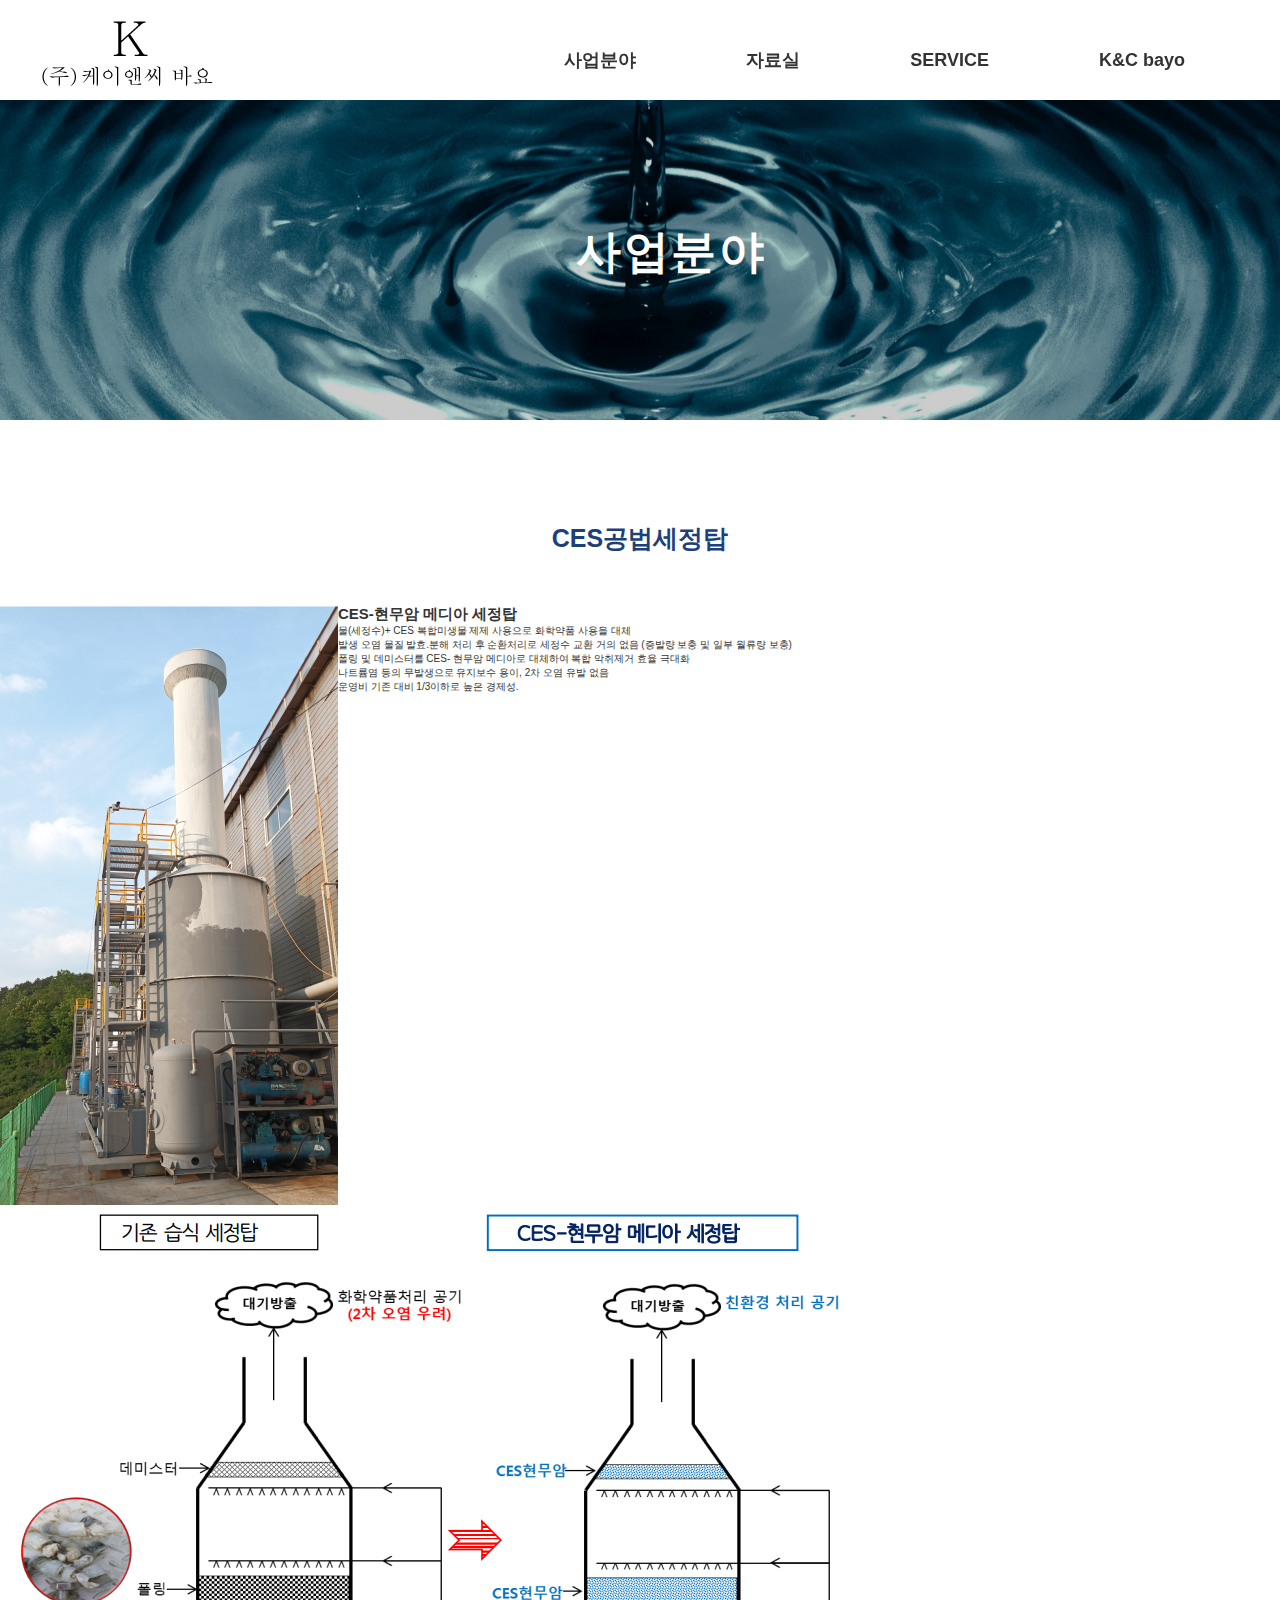
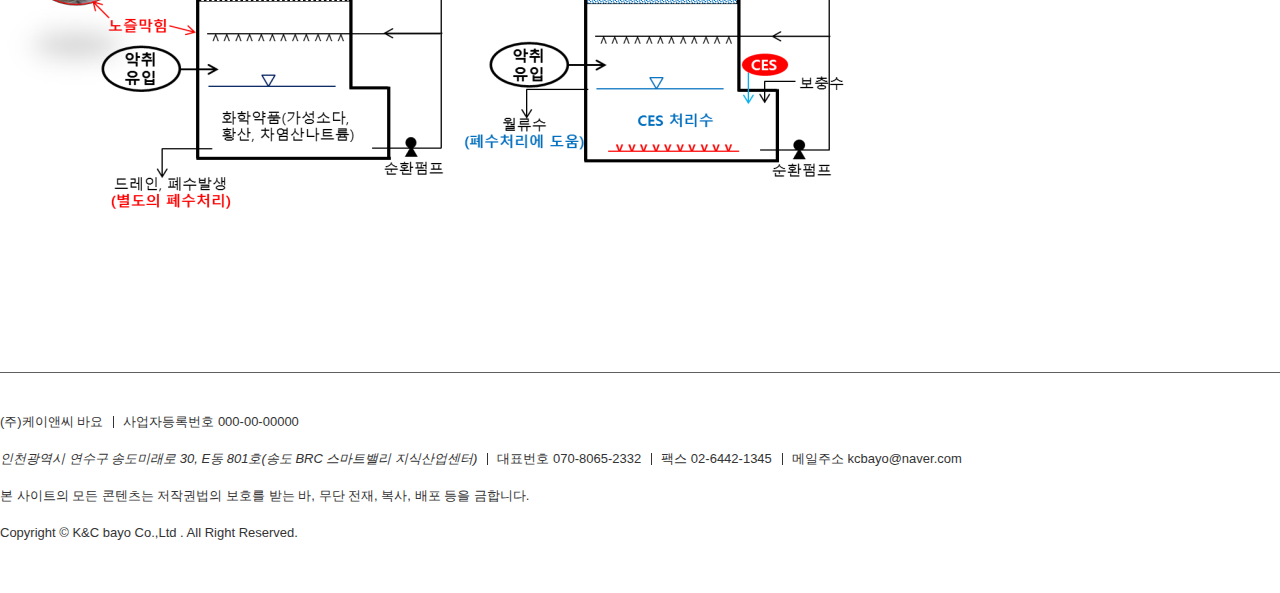
<file: pages/page2_1business.html>
<!DOCTYPE html>
<html lang="ko">
<head>
    <meta charset="UTF-8">
    <meta name="viewport" content="width=device-width, initial-scale=1.0">
    <title>(주)케이앤씨 바요</title>

    <link rel="stylesheet" href="../css/common.css">
    <link rel="stylesheet" href="../css/pages/page2_1.css">
</head>
<body>
    <!-- HEADER -->
    <header class="header_nav">
        <div class="container">
            <div class="logo">
            <a href="#" class="logo_brand">
                <img src="../images/logo_1.png" alt="(주)케이앤씨바요">
            </a>
            </div>
            <div class="nav_gnb">
            <ul class="nav">
                <!-- <li class="dropdown">
                <a href="#" class="dropdown_toggle">CES미생물</a>
                <ul class="dropdown_menu">
                    <li>
                    <a href="#">미정(자료)</a>
                    </li>
                </ul>
                </li> -->
                <li class="dropdown">
                <a href="#" class="dropdown_toggle">사업분야</a>
                <ul class="dropdown_menu">
                    <li>
                    <a href="#">폐수처리</a>
                    </li>
                    <li>
                    <a href="#">세정탑</a>
                    </li>
                </ul>
                </li>
                <li class="dropdown">
                <a href="#">자료실</a>
                </li>
                <li class="dropdown">
                <a href="#">SERVICE</a>
                </li>
                <li class="dropdown">
                <a href="#" class="dropdown_toggle">K&C bayo</a>
                <ul class="dropdown_menu">
                    <li>
                    <a href="#">회사소개</a>
                    </li>
                    <li>
                    <a href="#">시험성적서</a>
                    </li>
                </ul>
                </li>
            </ul>
            </div>
        </div>
    </header>

    <!-- Container -->
    <section class="tower_section">
        <div class="bg_wrap">
            <div class="bg">
                <img src="../images/bussiness/tower_banner.png" alt="banner">
            </div>
            <div class="banner_text">
                <p>사업분야</p>
            </div>    
        </div>
        <h1>CES공법세정탑</h1>

        <article class="tower_inner">
            <div class="inner_wrap">
                <div class="tower_img">
                    <img src="../images/bussiness/tower.png" alt="CES세정탑">
                </div>
                <div class="tower_info">
                    <h2>CES-현무암 메디아 세정탑</h2>
                    <ul class="tower_sub">
                        <li>물(세정수)+ CES 복합미생물 제제 사용으로 화학약품 사용을 대체</li>
                        <li>발생 오염 물질 발효.분해 처리 후 순환처리로 세정수 교환 거의 없음 (증발량 보충 및 일부 월류량 보충)</li>
                        <li>폴링 및 데미스터를 CES- 현무암 메디아로 대체하여 복합 악취제거 효율 극대화</li>
                        <li>나트륨염 등의 무발생으로 유지보수 용이, 2차 오염 유발 없음</li>
                        <li>운영비 기존 대비 1/3이하로 높은 경제성.</li>
                    </ul>
                </div>
            </div>
            
            <div class="tower_info2">
                <img src="../images/bussiness/tower_info.png" alt="CES공법세정탑">
            </div>
        </article>
    </section>


    <!-- FOOTER -->
    <footer id="main_footer">
        <div class="footer_line"></div>
    
        <div class="footer_lnb">
            <ul class="info">
                <li><span>(주)케이앤씨 바요</span></li>
                <li><span>사업자등록번호  000-00-00000</span></li>
            </ul>
            <ul class="adress">
                <li>
                    <address>인천광역시 연수구 송도미래로 30, E동 801호(송도 BRC 스마트밸리 지식산업센터)</address>
                </li>
                <li><span>대표번호  070-8065-2332</span></li>
                <li><span>팩스  02-6442-1345</span></li>
                <li><span>메일주소  kcbayo@naver.com</span></li>
            </ul>
            <ul class="info_alrt">
                <li><span>본 사이트의 모든 콘텐츠는 저작권법의 보호를 받는 바, 무단 전재, 복사, 배포 등을 금합니다.</span></li>
            </ul>
            <ul class="copyright">
                <li><span>Copyright © K&C bayo Co.,Ltd . All Right Reserved.</span></li>
            </ul>
        </div>
    </footer>


    <script src="../js/common.js"></script>
</body>
</html>
</file>
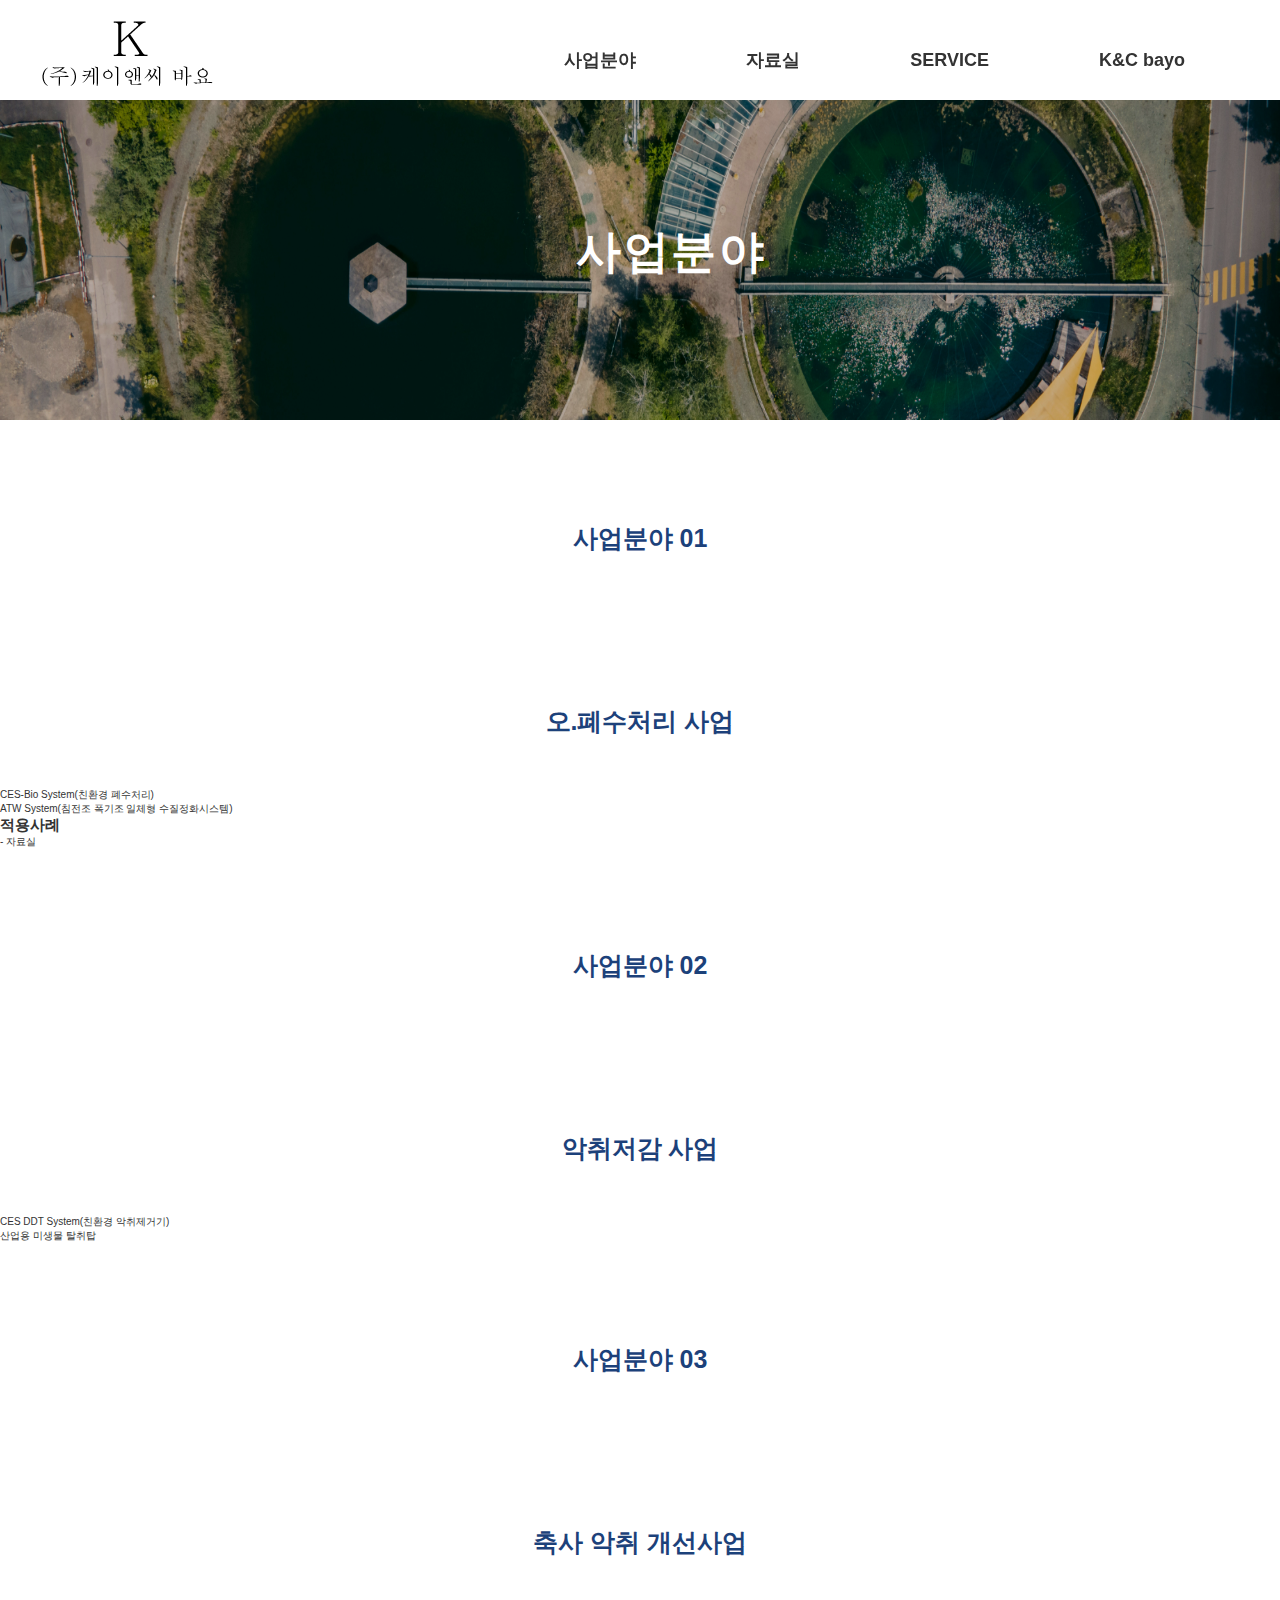
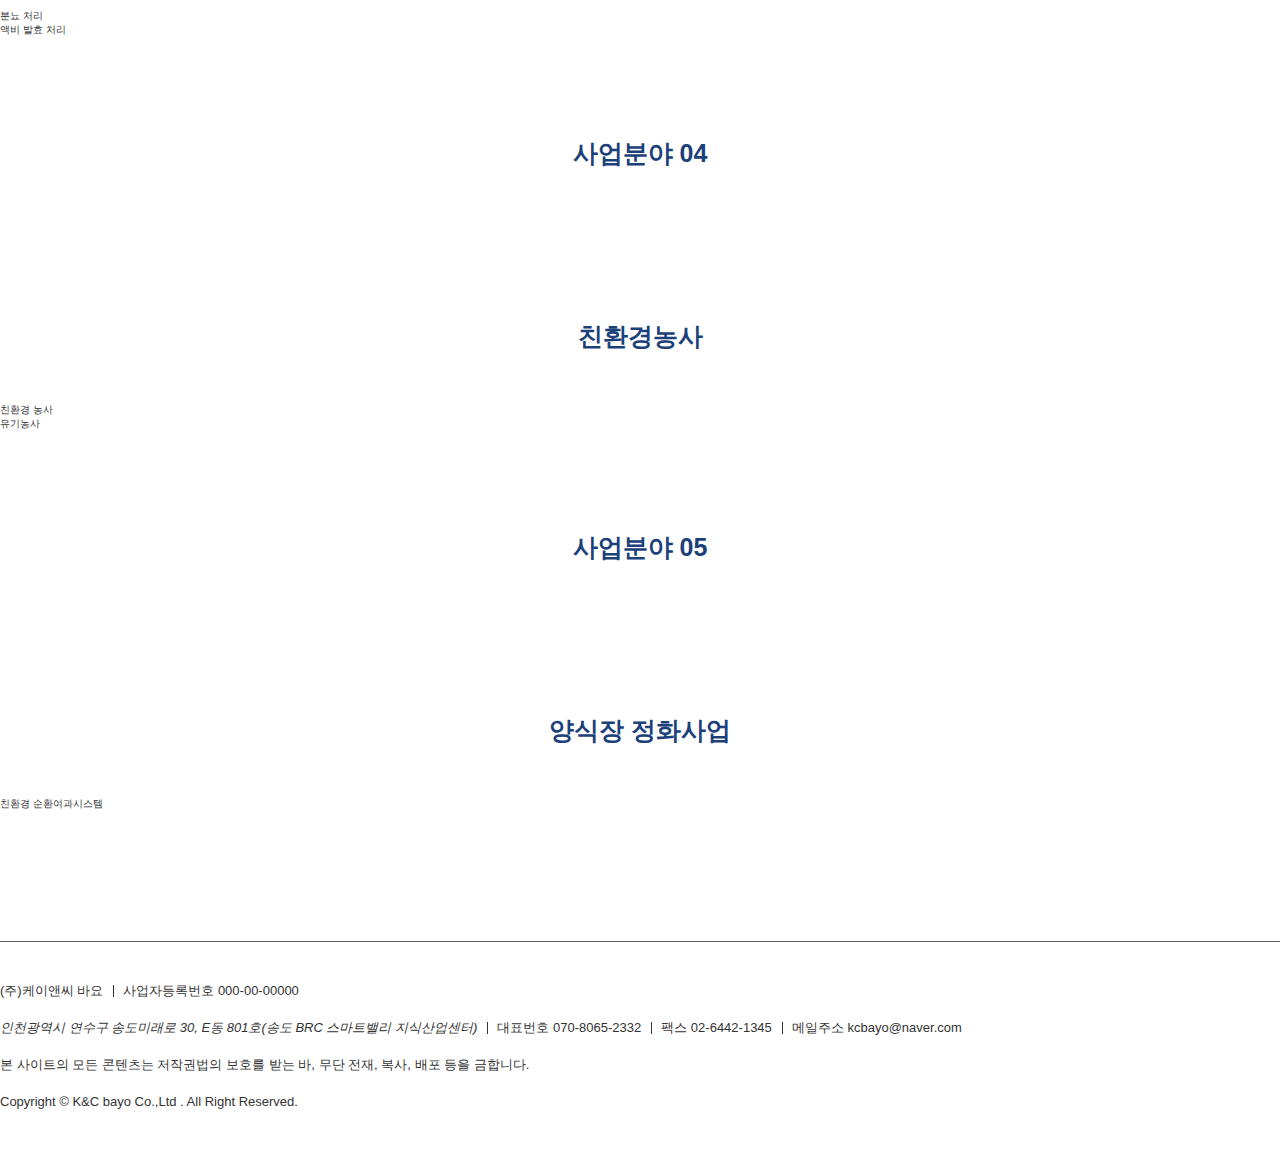
<file: pages/page2_business.html>
<!DOCTYPE html>
<html lang="ko">
<head>
    <meta charset="UTF-8">
    <meta name="viewport" content="width=device-width, initial-scale=1.0">
    <title>(주)케이앤씨 바요</title>

    <link rel="stylesheet" href="../css/common.css">
    <link rel="stylesheet" href="../css/pages/page2.css">
</head>
<body>
    <!-- HEADER -->
    <header class="header_nav">
        <div class="container">
            <div class="logo">
            <a href="#" class="logo_brand">
                <img src="../images/logo_1.png" alt="(주)케이앤씨바요">
            </a>
            </div>
            <div class="nav_gnb">
            <ul class="nav">
                <!-- <li class="dropdown">
                <a href="#" class="dropdown_toggle">CES미생물</a>
                <ul class="dropdown_menu">
                    <li>
                    <a href="#">미정(자료)</a>
                    </li>
                </ul>
                </li> -->
                <li class="dropdown">
                <a href="#" class="dropdown_toggle">사업분야</a>
                <ul class="dropdown_menu">
                    <li>
                    <a href="#">폐수처리</a>
                    </li>
                    <li>
                    <a href="#">세정탑</a>
                    </li>
                </ul>
                </li>
                <li class="dropdown">
                <a href="#">자료실</a>
                </li>
                <li class="dropdown">
                <a href="#">SERVICE</a>
                </li>
                <li class="dropdown">
                <a href="#" class="dropdown_toggle">K&C bayo</a>
                <ul class="dropdown_menu">
                    <li>
                    <a href="#">회사소개</a>
                    </li>
                    <li>
                    <a href="#">시험성적서</a>
                    </li>
                </ul>
                </li>
            </ul>
            </div>
        </div>
    </header>

    <!-- Container -->
    <section class="cleanse_section">
        <div class="bg_wrap">
            <div class="bg">
                <img src="../images/bussiness/cleanse_banner.png" alt="banner">
            </div>
            <div class="banner_text">
                <p>사업분야</p>
            </div>
        </div>

        <article class="cleanse_inner">
            <div class="inner_wrap">
                <div class="bussiness_01">
                    <h1>사업분야 01</h1>
                    <h1>오.폐수처리 사업</h1>
                    <p>CES-Bio System(친환경 폐수처리)</p>
                    <p>ATW System(침전조 폭기조 일체형 수질정화시스템)</p>
                    <div>
                        <h2>적용사례</h2>
                        <p>- 자료실</p>
                        <!-- 게시판 내용과 연결 할 것 -->
                    </div>
                </div>
                <div class="bussiness_02">
                    <h1>사업분야 02</h1>
                    <h1>악취저감 사업</h1>
                    <p>CES DDT System(친환경 악취제거기)</p>
                    <p>산업용 미생물 탈취탑</p>
                </div>
                <div class="bussiness_03">
                    <h1>사업분야 03</h1>
                    <h1>축사 악취 개선사업</h1>
                    <p>분뇨 처리</p>
                    <p>액비 발효 처리</p>
                </div>
                <div class="bussiness_04">
                    <h1>사업분야 04</h1>
                    <h1>친환경농사</h1>
                    <p>친환경 농사</p>
                    <p>유기농사</p>
                </div>
                <div class="bussiness_05">
                    <h1>사업분야 05</h1>
                    <h1>양식장 정화사업</h1>
                    <p>친환경 순환여과시스템</p>
                </div>
                

            </div>
        </article>
    </section>


    <!-- FOOTER -->
    <footer id="main_footer">
        <div class="footer_line"></div>
    
        <div class="footer_lnb">
            <ul class="info">
                <li><span>(주)케이앤씨 바요</span></li>
                <li><span>사업자등록번호  000-00-00000</span></li>
            </ul>
            <ul class="adress">
                <li>
                    <address>인천광역시 연수구 송도미래로 30, E동 801호(송도 BRC 스마트밸리 지식산업센터)</address>
                </li>
                <li><span>대표번호  070-8065-2332</span></li>
                <li><span>팩스  02-6442-1345</span></li>
                <li><span>메일주소  kcbayo@naver.com</span></li>
            </ul>
            <ul class="info_alrt">
                <li><span>본 사이트의 모든 콘텐츠는 저작권법의 보호를 받는 바, 무단 전재, 복사, 배포 등을 금합니다.</span></li>
            </ul>
            <ul class="copyright">
                <li><span>Copyright © K&C bayo Co.,Ltd . All Right Reserved.</span></li>
            </ul>
        </div>
    </footer>


    <script src="../js/common.js"></script>
</body>
</html>
</file>
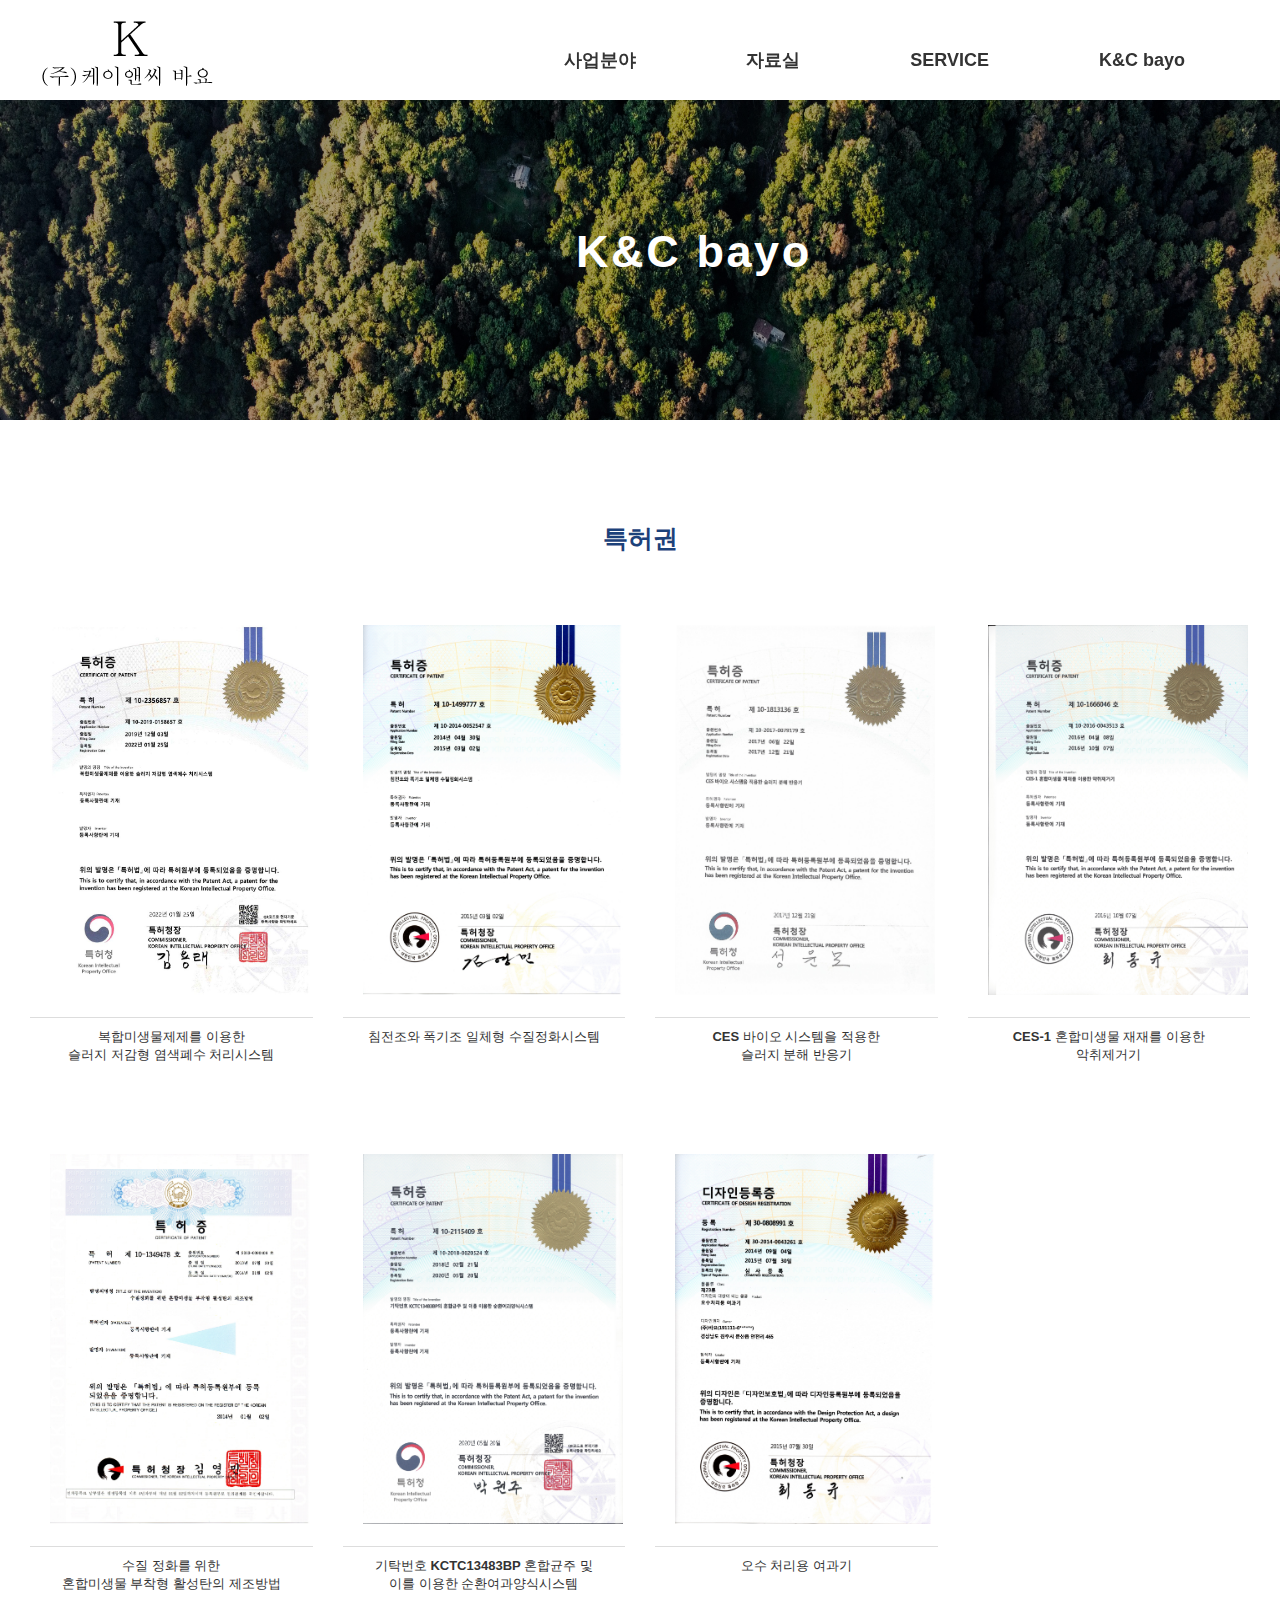
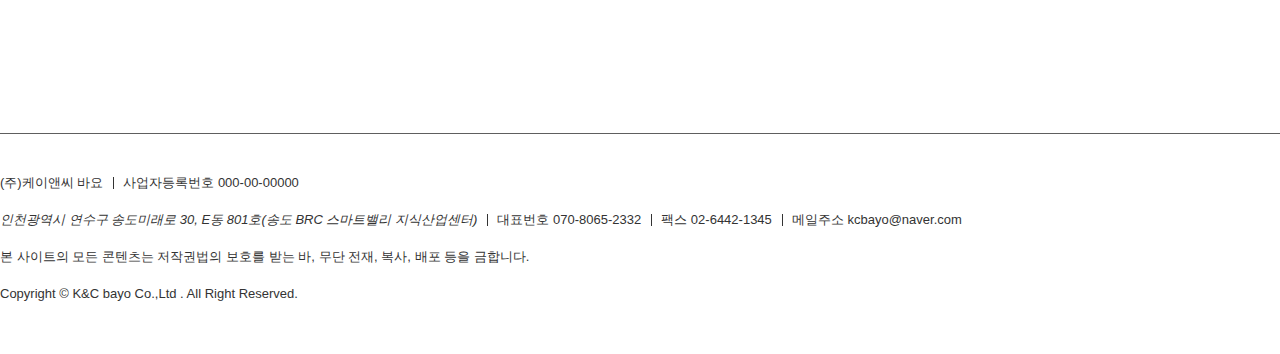
<file: pages/page4_1company.html>
<!DOCTYPE html>
<html lang="ko">
<head>
    <meta charset="UTF-8">
    <meta name="viewport" content="width=device-width, initial-scale=1.0">
    <title>(주)케이앤씨 바요</title>

    <link rel="stylesheet" href="../css/common.css">
    <link rel="stylesheet" href="../css/pages/company_1.css">
</head>
<body>
    <!-- HEADER -->
    <header class="header_nav">
        <div class="container">
            <div class="logo">
            <a href="#" class="logo_brand">
                <img src="../images/logo_1.png" alt="(주)케이앤씨바요">
            </a>
            </div>
            <div class="nav_gnb">
            <ul class="nav">
                <!-- <li class="dropdown">
                <a href="#" class="dropdown_toggle">CES미생물</a>
                <ul class="dropdown_menu">
                    <li>
                    <a href="#">미정(자료)</a>
                    </li>
                </ul>
                </li> -->
                <li class="dropdown">
                <a href="#" class="dropdown_toggle">사업분야</a>
                <ul class="dropdown_menu">
                    <li>
                    <a href="#">폐수처리</a>
                    </li>
                    <li>
                    <a href="#">세정탑</a>
                    </li>
                </ul>
                </li>
                <li class="dropdown">
                <a href="#">자료실</a>
                </li>
                <li class="dropdown">
                <a href="#">SERVICE</a>
                </li>
                <li class="dropdown">
                <a href="#" class="dropdown_toggle">K&C bayo</a>
                <ul class="dropdown_menu">
                    <li>
                    <a href="#">회사소개</a>
                    </li>
                    <li>
                    <a href="#">시험성적서</a>
                    </li>
                </ul>
                </li>
            </ul>
            </div>
        </div>
    </header>

    <!-- Container -->
    <section class="company_info_section">
        <div class="bg_wrap">
            <div class="bg">
                <img src="../images/company/company_banner.png" alt="banner">
            </div>
            <div class="banner_text">
                <p>K&C bayo</p>
            </div>
        </div>

        <article class="company_info_inner">
            <div class="inner_wrap">
                <h1>특허권</h1>

            </div>
            <div class="cop_wrap">
                <div class="col">
                    <div class="cop_box">
                        <!-- 260x370 -->
                        <div class="img">
                            <img src="../images/cop/cop01.jpg" alt="특허증01">
                        </div>
                    </div>
                    <p>복합미생물제제를 이용한</br>슬러지 저감형 염색폐수 처리시스템</p>
                </div>
                <div class="col">
                    <div class="cop_box">
                        <div class="img">
                            <img src="../images/cop/cop02.jpg" alt="특허증02">
                        </div>
                    </div>
                    <p>침전조와 폭기조 일체형 수질정화시스템</p>
                </div>
                <div class="col">
                    <div class="cop_box">
                        <div class="img">
                            <img src="../images/cop/cop03.jpg" alt="특허증03">
                        </div>
                    </div>
                    <p>CES 바이오 시스템을 적용한</br>슬러지 분해 반응기</p>
                </div>
                <div class="col">
                    <div class="cop_box">
                        <div class="img">
                            <img src="../images/cop/cop04.jpg" alt="특허증04">
                        </div>
                    </div>
                    <p>CES-1 혼합미생물 재재를 이용한</br> 악취제거기</p>
                </div>
                <div class="col">
                    <div class="cop_box">
                        <div class="img">
                            <img src="../images/cop/cop05.jpg" alt="특허증05">
                        </div>
                    </div>
                    <p>수질 정화를 위한 </br>혼합미생물 부착형 활성탄의 제조방법</p>
                </div>
                <div class="col">
                    <div class="cop_box">
                        <div class="img">
                            <img src="../images/cop/cop06.jpg" alt="특허증06">
                        </div>
                    </div>
                    <p>기탁번호 KCTC13483BP 혼합균주 및 </br>이를 이용한 순환여과양식시스템</p>
                </div>
                <div class="col">
                    <div class="cop_box">
                        <div class="img">
                            <img src="../images/cop/cop07.jpg" alt="특허증07">
                        </div>
                    </div>
                    <p>오수 처리용 여과기</p>
                </div>
            </div>
        </article>
    </section>


    <!-- FOOTER -->
    <footer id="main_footer">
        <div class="footer_line"></div>
    
        <div class="footer_lnb">
            <ul class="info">
                <li><span>(주)케이앤씨 바요</span></li>
                <li><span>사업자등록번호  000-00-00000</span></li>
            </ul>
            <ul class="adress">
                <li>
                    <address>인천광역시 연수구 송도미래로 30, E동 801호(송도 BRC 스마트밸리 지식산업센터)</address>
                </li>
                <li><span>대표번호  070-8065-2332</span></li>
                <li><span>팩스  02-6442-1345</span></li>
                <li><span>메일주소  kcbayo@naver.com</span></li>
            </ul>
            <ul class="info_alrt">
                <li><span>본 사이트의 모든 콘텐츠는 저작권법의 보호를 받는 바, 무단 전재, 복사, 배포 등을 금합니다.</span></li>
            </ul>
            <ul class="copyright">
                <li><span>Copyright © K&C bayo Co.,Ltd . All Right Reserved.</span></li>
            </ul>
        </div>
    </footer>


    <script src="../js/common.js"></script>
</body>
</html>
</file>
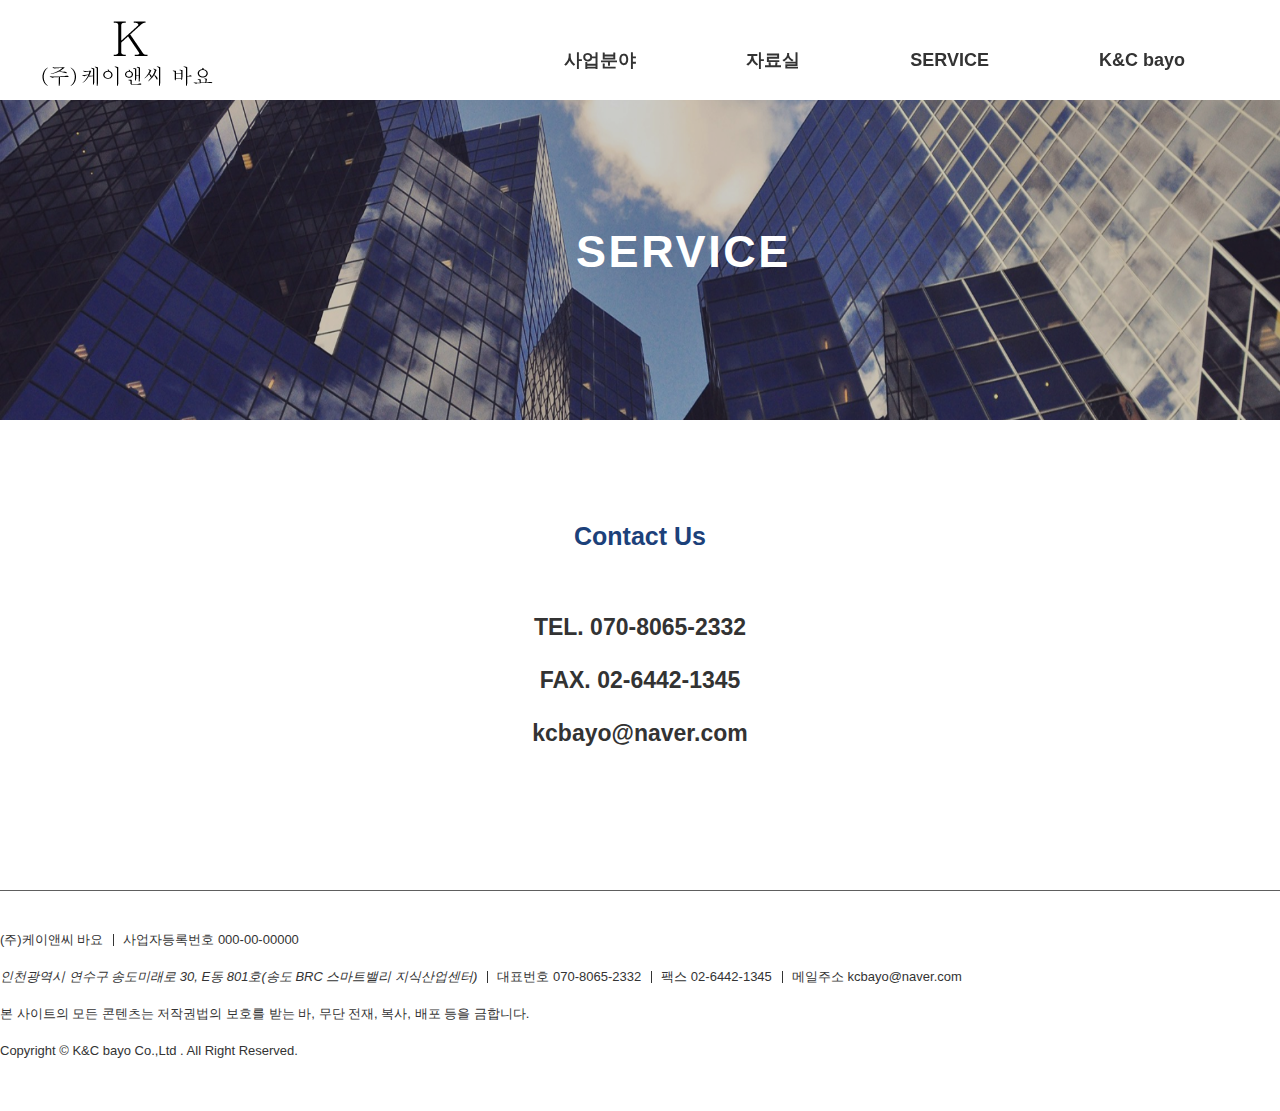
<file: pages/service.html>
<!DOCTYPE html>
<html lang="ko">
<head>
    <meta charset="UTF-8">
    <meta name="viewport" content="width=device-width, initial-scale=1.0">
    <title>(주)케이앤씨 바요</title>

    <link rel="stylesheet" href="../css/common.css">
    <link rel="stylesheet" href="../css/pages/service.css">
</head>
<body>
    <!-- HEADER -->
    <header class="header_nav">
        <div class="container">
            <div class="logo">
            <a href="#" class="logo_brand">
                <img src="../images/logo_1.png" alt="(주)케이앤씨바요">
            </a>
            </div>
            <div class="nav_gnb">
            <ul class="nav">
                <!-- <li class="dropdown">
                <a href="#" class="dropdown_toggle">CES미생물</a>
                <ul class="dropdown_menu">
                    <li>
                    <a href="#">미정(자료)</a>
                    </li>
                </ul>
                </li> -->
                <li class="dropdown">
                <a href="#" class="dropdown_toggle">사업분야</a>
                <ul class="dropdown_menu">
                    <li>
                    <a href="#">폐수처리</a>
                    </li>
                    <li>
                    <a href="#">세정탑</a>
                    </li>
                </ul>
                </li>
                <li class="dropdown">
                <a href="#">자료실</a>
                </li>
                <li class="dropdown">
                <a href="#">SERVICE</a>
                </li>
                <li class="dropdown">
                <a href="#" class="dropdown_toggle">K&C bayo</a>
                <ul class="dropdown_menu">
                    <li>
                    <a href="#">회사소개</a>
                    </li>
                    <li>
                    <a href="#">시험성적서</a>
                    </li>
                </ul>
                </li>
            </ul>
            </div>
        </div>
    </header>

    <!-- Container -->
    <section class="service_section">
        <div class="bg_wrap">
            <div class="bg">
                <img src="../images/service_banner.png" alt="banner">
            </div>
            <div class="banner_text">
                <p>SERVICE</p>
            </div>
        </div>

        <article class="service_inner">
            <div class="inner_wrap">
                <h1>Contact Us</h1>
                <p>TEL. 070-8065-2332</p>
                <p>FAX. 02-6442-1345</p>
                <p>kcbayo@naver.com</p>
            </div>
        </article>
    </section>



    <!-- FOOTER -->
    <footer id="main_footer">
        <div class="footer_line"></div>
    
        <div class="footer_lnb">
            <ul class="info">
                <li><span>(주)케이앤씨 바요</span></li>
                <li><span>사업자등록번호  000-00-00000</span></li>
            </ul>
            <ul class="adress">
                <li>
                    <address>인천광역시 연수구 송도미래로 30, E동 801호(송도 BRC 스마트밸리 지식산업센터)</address>
                </li>
                <li><span>대표번호  070-8065-2332</span></li>
                <li><span>팩스  02-6442-1345</span></li>
                <li><span>메일주소  kcbayo@naver.com</span></li>
            </ul>
            <ul class="info_alrt">
                <li><span>본 사이트의 모든 콘텐츠는 저작권법의 보호를 받는 바, 무단 전재, 복사, 배포 등을 금합니다.</span></li>
            </ul>
            <ul class="copyright">
                <li><span>Copyright © K&C bayo Co.,Ltd . All Right Reserved.</span></li>
            </ul>
        </div>
    </footer>


    <script src="../js/common.js"></script>
</body>
</html>
</file>
<file: css/common.css>
@charset "UTF-8";

/* 초기화 */
* { 
    margin: 0; padding: 0; 
    font-family: 'DM Sans', Arial, 'sans-serif';
}
html {
    font-size:62.5%;
    background-color: #fff;
    color: #333333;
}
body {overflow-x: hidden; }
a { 
    text-decoration: none !important; 
    color: #333333;
    font-size: 1.3em;
}
img { border: 0; }
ul { list-style: none; }



/* header ================================================== */
.header_nav {
    all: unset;
    z-index: 1000;
    position: fixed;
    width: 100%;
    left: 0;
    top: 0;
}

.header_nav.scrolled {
    display: block;
    background-color: #fff;
    border-bottom: 1px solid #5e5e5e;
    
}

.header_nav.scrolled .nav > li > a {
    color: #333333;
}

.header_nav .container {
    display: flex;
    justify-content: space-between;
    height: 100%;
    align-items: center;
    margin: 0 auto;
}

[class*="container"] {
    max-width: 1230px;
}

.header_nav .logo { margin-inline: 0; }

.header_nav > .container .logo_brand {
    display: block;
    width: 100%;
    margin-left: 0;
}

.header_nav .logo_brand img {
    display: block;
    max-width: 100%;
    height: auto;
}

.header_nav .nav_gnb {
    display: flex;
    align-self: stretch;
}

.header_nav .nav {
    float: right;

    display: flex;
    align-self: stretch;
    margin-right: 15px;
}

.header_nav .nav > li {
    position: relative;
    display: flex;
    padding: 0 40px;
}

.header_nav .nav > li > a {
    display: flex;
    justify-content: center;
    align-items: center;
    height: 100%;
    z-index: 100;
    padding: 10px 15px;
    color: #fff;

    font-size: 1.8em;
    font-weight: 700;    
}


.header_nav .dropdown_menu {
    display: none;
    position: absolute;
    left: 5%;
    top: 100%;
    overflow: hidden;
    margin-top: 0;
    padding: 20px;
    min-width: 130px;
    /* opacity: 0; */
    background-color: rgba(0, 0, 0, 0.5);
    border-radius: 3px;
}

.dropdown_menu {
    z-index: 50;
    backdrop-filter: blur(10px);
}

.header_nav .dropdown_menu a {
    display: flex;
    line-height: 1.1;
    padding: 10px 0;
    font-size: 1.6em;
    font-weight: 500;
    justify-content: center;

    color: #fff;
}

.header_nav .dropdown:hover > .dropdown_menu {
    display: block;
}

/* Mobile Screen ================================================== */
#mobile_menu {
    display: none;
    position: fixed;
    top: 60px; /* Adjusted based on header height */
    left: 0;
    width: 100%;
    background: rgba(255, 255, 255, 0.9);
    box-shadow: 0 2px 4px rgba(0, 0, 0, 0.1);
    z-index: 1000;
}

#mobile_menu .mobile_nav {
    list-style: none;
    padding: 0;
    margin: 0;
}

#mobile_menu .mobile_nav > li {
    border-bottom: 1px solid #ddd;
}

#mobile_menu .mobile_nav > li > a {
    display: block;
    padding: 15px;
    font-size: 1.2em;
    color: #333;
    text-align: center;
}

#mobile_menu .mobile_drop {
    /* display: none; */
    background: #f8f8f8;
}

#mobile_menu .mobile_drop > li > a {
    padding: 10px;
}

#mobile_menu .mobile_drop li {
    border-bottom: 1px solid #ddd;
}

/* 초기 햄버거 아이콘 */
#hamburger {
    display: none;
}

#hamburger .fa-bars:before {
    content: "\f0c9"; /* fa-bars 아이콘 코드 */
}

/* 닫기 아이콘 (xmark) */
#hamburger .fa-xmark:before {
    content: "\f00d"; /* fa-xmark 아이콘 코드 */
}

/* 햄버거 메뉴 활성화 상태 */
.show_mobile_menu #hamburger .fa-bars {
    display: none; /* 햄버거 아이콘 숨김 */
}

.show_mobile_menu #hamburger .fa-xmark {
    display: inline; /* 닫기 아이콘 표시 */
}

/* 모바일 메뉴 보이기 */
@media (max-width: 640px) {
    .header_nav .nav_gnb {
        display: none; /* 기존 메뉴 숨기기 */
    }

    #hamburger {
        display: block;
        cursor: pointer;
    }

     /* 모바일 메뉴가 활성화되면 햄버거 메뉴 아이콘 숨기고 xmark 아이콘 보이기 */
     .show_mobile_menu #hamburger .fa-bars {
        display: none;
    }

    .show_mobile_menu #hamburger .fa-xmark {
        display: inline;
    }

    #mobile_menu {
        display: none;
        
    }

    #mobile_menu ul {
        padding: 0;
        margin: 0;
    }

    #mobile_menu ul li {
        border-bottom: 1px solid #ddd;
    }

    #mobile_menu ul li a {
        display: block;
        padding: 15px;
        font-size: 1.6em;
        color: #333;
        text-align: center;
    }

    /* 모바일 드롭다운 메뉴 스타일 */
    .mobile_drop {
        display: none;
        padding: 0;
    }

    .mobile_drop > li {
        position: relative;
    }

    .mobile_drop li {
        border-bottom: 1px solid #ddd;
    }

    .mobile_nav > li.active .mobile_drop {
    display: block; 
}

    .mobile_drop li a {
        padding: 10px 15px;
    }
}

/* 햄버거 버튼 클릭 시 메뉴 보이기 */
.show_mobile_menu #mobile_menu {
    display: block;
}


/* footer ================================================== */
#main_footer {
    margin-top: 20px;
    width: 100%;
    height: 220px;

    margin: 0 auto;
    position: relative;
    top: 970px;

    border-top: 1px solid #5e5e5e; ;
}

.footer_lnb {
    max-width: 1440px;
    width: 100%;
    margin: 0 auto;
    margin-top: 30px;
}

.footer_lnb ul {
    display: flex;
    padding: 10px 0;
}

.footer_lnb .info li {
    position: relative;
    height: 17px;
}

.footer_lnb .info li::after {
    position: absolute;
    content: "";
    background: #333333;
    display: inline-block;
    left: -10px;
    top: 3px;
    width: 1px;
    height: 70%;
}

.footer_lnb .info li:first-child::after {
    display: none;
}

.footer_lnb .adress li {
    position: relative;
    height: 17px;
}

.footer_lnb .adress li::after {
    position: absolute;
    content: "";
    background: #333333;
    display: inline-block;
    left: -10px;
    top: 3px;
    width: 1px;
    height: 70%;
}

.footer_lnb .adress li:first-child::after {
    display: none;
}


.footer_lnb ul > li {
    padding-right: 20px;
    font-size: 1.3rem;
    color: #333333;
}

.footer_lnb ul > li a {
    color: #333333;
}
</file>
<file: css/pages/page2_1.css>
/* =================================== MAIN */
.header_nav .nav > li > a {
    color: #333333;
}


.tower_section {
    width: 100%;
    position: relative;

    margin-top: 100px;
}

/* =================================== BANNER */
.tower_section .bg_wrap {
    position: relative;
    width: 100%;
}

.tower_section .bg_wrap .bg {
    width: 100%;
    height: 100%;

}

.tower_section .bg img {
    width: 100%;
    height: 320px;

    filter: brightness(0.8);
}

.tower_section .bg_wrap .banner_text {  
    position: absolute;
    top: 40%;
    left: 45%;
    z-index: 3;
    font-size: 4.5em;
    font-weight: 700;
    color: #fff;
    letter-spacing: 2.6px;
    line-height: 1;
}

.tower_section h1 {
    margin-top: 50px;

    padding: 50px 10px;
    text-align: center;

    font-size: 2.5em;
    font-weight: 600;
    color: #1C417A;
}

/* ======================================= container */
.tower_inner {
    position: relative;

    max-width: 1440px;
    width: 100%;
    margin: 0 auto;

}

.tower_inner .inner_wrap {
    display: flex;
}






/* FOOTER */
#main_footer {
    top: 150px !important; 
}
</file>
<file: css/pages/page2.css>
/* =================================== MAIN */
.header_nav .nav > li > a {
    color: #333333;
}


.cleanse_section {
    width: 100%;
    position: relative;

    margin-top: 100px;
}

/* =================================== BANNER */
.cleanse_section .bg_wrap {
    position: relative;
    width: 100%;
}

.cleanse_section .bg_wrap .bg {
    width: 100%;
    height: 100%;

}

.cleanse_section .bg img {
    width: 100%;
    height: 320px;

    filter: brightness(0.8);
}

.cleanse_section .bg_wrap .banner_text {  
    position: absolute;
    top: 40%;
    left: 45%;
    z-index: 3;
    font-size: 4.5em;
    font-weight: 700;
    color: #fff;
    letter-spacing: 2.6px;
    line-height: 1;
}

.cleanse_section h1 {
    margin-top: 50px;

    padding: 50px 10px;
    text-align: center;

    font-size: 2.5em;
    font-weight: 600;
    color: #1C417A;
}

/* ======================================= container */





/* FOOTER */
#main_footer {
    top: 130px !important; 
}
</file>
<file: css/pages/company_1.css>
/* =================================== MAIN */
.header_nav .nav > li > a {
    color: #333333;
}

.company_info_section {
    width: 100%;
    position: relative;

    margin-top: 100px;
}

/* =================================== BANNER */
.company_info_section .bg_wrap {
    position: relative;
    width: 100%;
}

.company_info_section .bg_wrap .bg {
    width: 100%;
    height: 100%;

}

.company_info_section .bg img {
    width: 100%;
    height: 320px;

    filter: brightness(0.8);
}

.company_info_section .bg_wrap .banner_text {  
    position: absolute;
    top: 40%;
    left: 45%;
    z-index: 3;
    font-size: 4.5em;
    font-weight: 700;
    color: #fff;
    letter-spacing: 2.6px;
    line-height: 1;
}

.company_info_section h1 {
    margin-top: 50px;

    padding: 50px 10px;
    text-align: center;

    font-size: 2.5em;
    font-weight: 600;
    color: #1C417A;
}

/* ======================================= container */
.company_info_inner {
    width: 1220px;
    margin: 0 auto;
}

.company_info_inner .inner_wrap {
    text-align: center;
}

/* grid 사용 */
.cop_wrap {
    display: grid;
    grid-template-columns: repeat(4, minmax(0, 1fr));
    gap: 60px 30px;
    text-align: center;
}

.col { padding: 0; }

.col p {
    padding: 10px 20px;
    font-size: 1.3rem;
    font-weight: 550;
    line-height: 18px;
}

.cop_wrap .cop_box {
    padding: 20px;
    border-bottom: 1px solid #ddd;
}

.cop_box {
    display: flex;
    position: relative;
    overflow: hidden;
}

.cop_wrap .cop_box img {
    width: 260px;
    height: 370px;
}

/* FOOTER */
#main_footer {
    top: 130px !important; 
}
</file>
<file: css/pages/service.css>
/* =================================== MAIN */
.header_nav .nav > li > a {
    color: #333333;
}


.service_section {
    width: 100%;
    position: relative;

    margin-top: 100px;
}

/* =================================== BANNER */
.service_section .bg_wrap {
    position: relative;
    width: 100%;
}

.service_section .bg_wrap .bg {
    width: 100%;
    height: 100%;

}

.service_section .bg img {
    width: 100%;
    height: 320px;

    filter: brightness(0.8);
}

.service_section .bg_wrap .banner_text {  
    position: absolute;
    top: 40%;
    left: 45%;
    z-index: 3;
    font-size: 4.5em;
    font-weight: 700;
    color: #fff;
    letter-spacing: 2.6px;
    line-height: 1;
}

.service_section h1 {
    margin-top: 50px;

    padding: 50px 10px;
    text-align: center;

    font-size: 2.5em;
    font-weight: 600;
    color: #1C417A;
}

/* ======================================= container */
.service_inner .inner_wrap {
    text-align: center;
}

.inner_wrap p {
    font-size: 2.3em;
    font-weight: 600;
    padding: 13px 0;
}




/* FOOTER */
#main_footer {
    top: 130px !important; 
}
</file>
